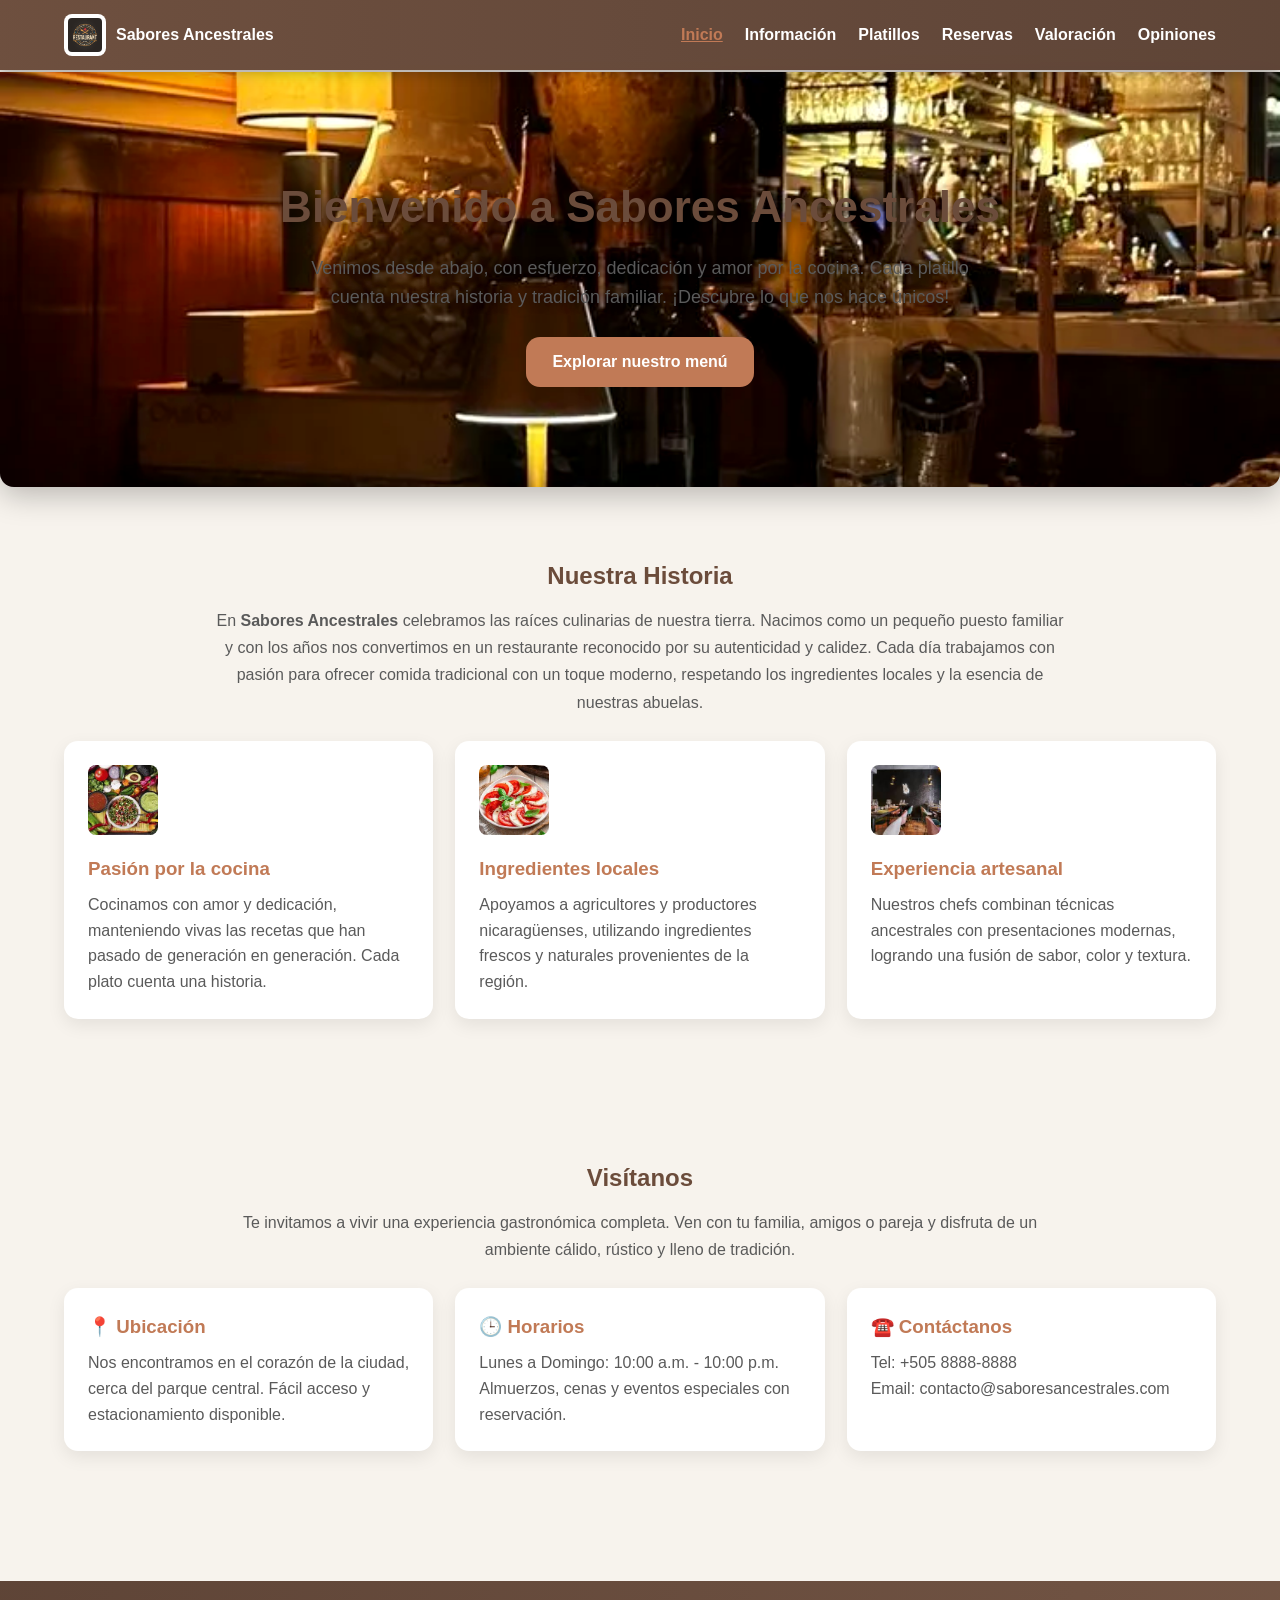
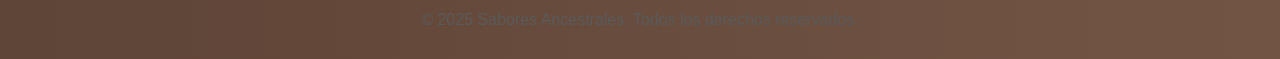
<file: index.html>
<!DOCTYPE html>
<html lang="es">
<head>
  <meta charset="UTF-8">
  <meta name="viewport" content="width=device-width, initial-scale=1.0">
  <title>Sabores Ancestrales | Inicio</title>
  <link rel="stylesheet" href="css/style.css">
</head>
<body>
  <header>
    <div class="container navbar">
      <div class="logo">
        <img src="imagenes/Logo.jpg" alt="Logo Sabores Ancestrales">
        <span>Sabores Ancestrales</span>
      </div>
      <button id="menu-toggle">☰</button>
      <ul id="nav-links" class="nav-links">
        <li><a href="index.html" class="active">Inicio</a></li>
        <li><a href="informacion.html">Información</a></li>
        <li><a href="menu.html">Platillos</a></li>
        <li><a href="reservas.html">Reservas</a></li>
        <li><a href="valoracion.html">Valoración</a></li>
        <li><a href="opiniones.html">Opiniones</a></li>
      </ul>
    </div>
  </header>

  <section class="hero">
    <img src="imagenes/revision de portada.webp" alt="Portada Sabores Ancestrales" class="hero-bg" loading="eager">
    <div class="hero-content">
      <h1>Bienvenido a Sabores Ancestrales</h1>
      <p>Venimos desde abajo, con esfuerzo, dedicación y amor por la cocina.  
         Cada platillo cuenta nuestra historia y tradición familiar.  
         ¡Descubre lo que nos hace únicos!</p>
      <a href="menu.html" class="btn">Explorar nuestro menú</a>
    </div>
  </section>

  <section>
    <div class="container">
      <h2>Nuestra Historia</h2>
      <p class="lead">
        En <strong>Sabores Ancestrales</strong> celebramos las raíces culinarias de nuestra tierra. Nacimos como un pequeño puesto familiar y con los años nos convertimos en un restaurante reconocido por su autenticidad y calidez.  
        Cada día trabajamos con pasión para ofrecer comida tradicional con un toque moderno, respetando los ingredientes locales y la esencia de nuestras abuelas.
      </p>

      <div class="features">
        <div class="card">
            <img src="imagenes/ancestrales.png" alt="Pasión por la cocina">
            <h3>Pasión por la cocina</h3>
            <p>Cocinamos con amor y dedicación, manteniendo vivas las recetas que han pasado de generación en generación. Cada plato cuenta una historia.</p>
          </div>
          <div class="card">
            <img src="imagenes/ensalada.jpg" alt="Ingredientes locales">
            <h3>Ingredientes locales</h3>
            <p>Apoyamos a agricultores y productores nicaragüenses, utilizando ingredientes frescos y naturales provenientes de la región.</p>
          </div>
          <div class="card">
            <img src="imagenes/images.png" alt="Experiencia artesanal">
            <h3>Experiencia artesanal</h3>
            <p>Nuestros chefs combinan técnicas ancestrales con presentaciones modernas, logrando una fusión de sabor, color y textura.</p>
          </div>
      </div>
    </div>
  </section>

  <section>
    <div class="container">
      <h2>Visítanos</h2>
      <p class="lead">Te invitamos a vivir una experiencia gastronómica completa. Ven con tu familia, amigos o pareja y disfruta de un ambiente cálido, rústico y lleno de tradición.</p>
      <div class="features">
        <div class="card">
          <h3>📍 Ubicación</h3>
          <p>Nos encontramos en el corazón de la ciudad, cerca del parque central. Fácil acceso y estacionamiento disponible.</p>
        </div>
        <div class="card">
          <h3>🕒 Horarios</h3>
          <p>Lunes a Domingo: 10:00 a.m. - 10:00 p.m.<br>  
             Almuerzos, cenas y eventos especiales con reservación.</p>
        </div>
        <div class="card">
          <h3>☎️ Contáctanos</h3>
          <p>Tel: +505 8888-8888<br>  
             Email: contacto@saboresancestrales.com</p>
        </div>
      </div>
    </div>
  </section>

  <footer>
    <p>&copy; 2025 Sabores Ancestrales. Todos los derechos reservados.</p>
  </footer>

  <script src="js/main.js"></script>
</body>
</html>
</file>
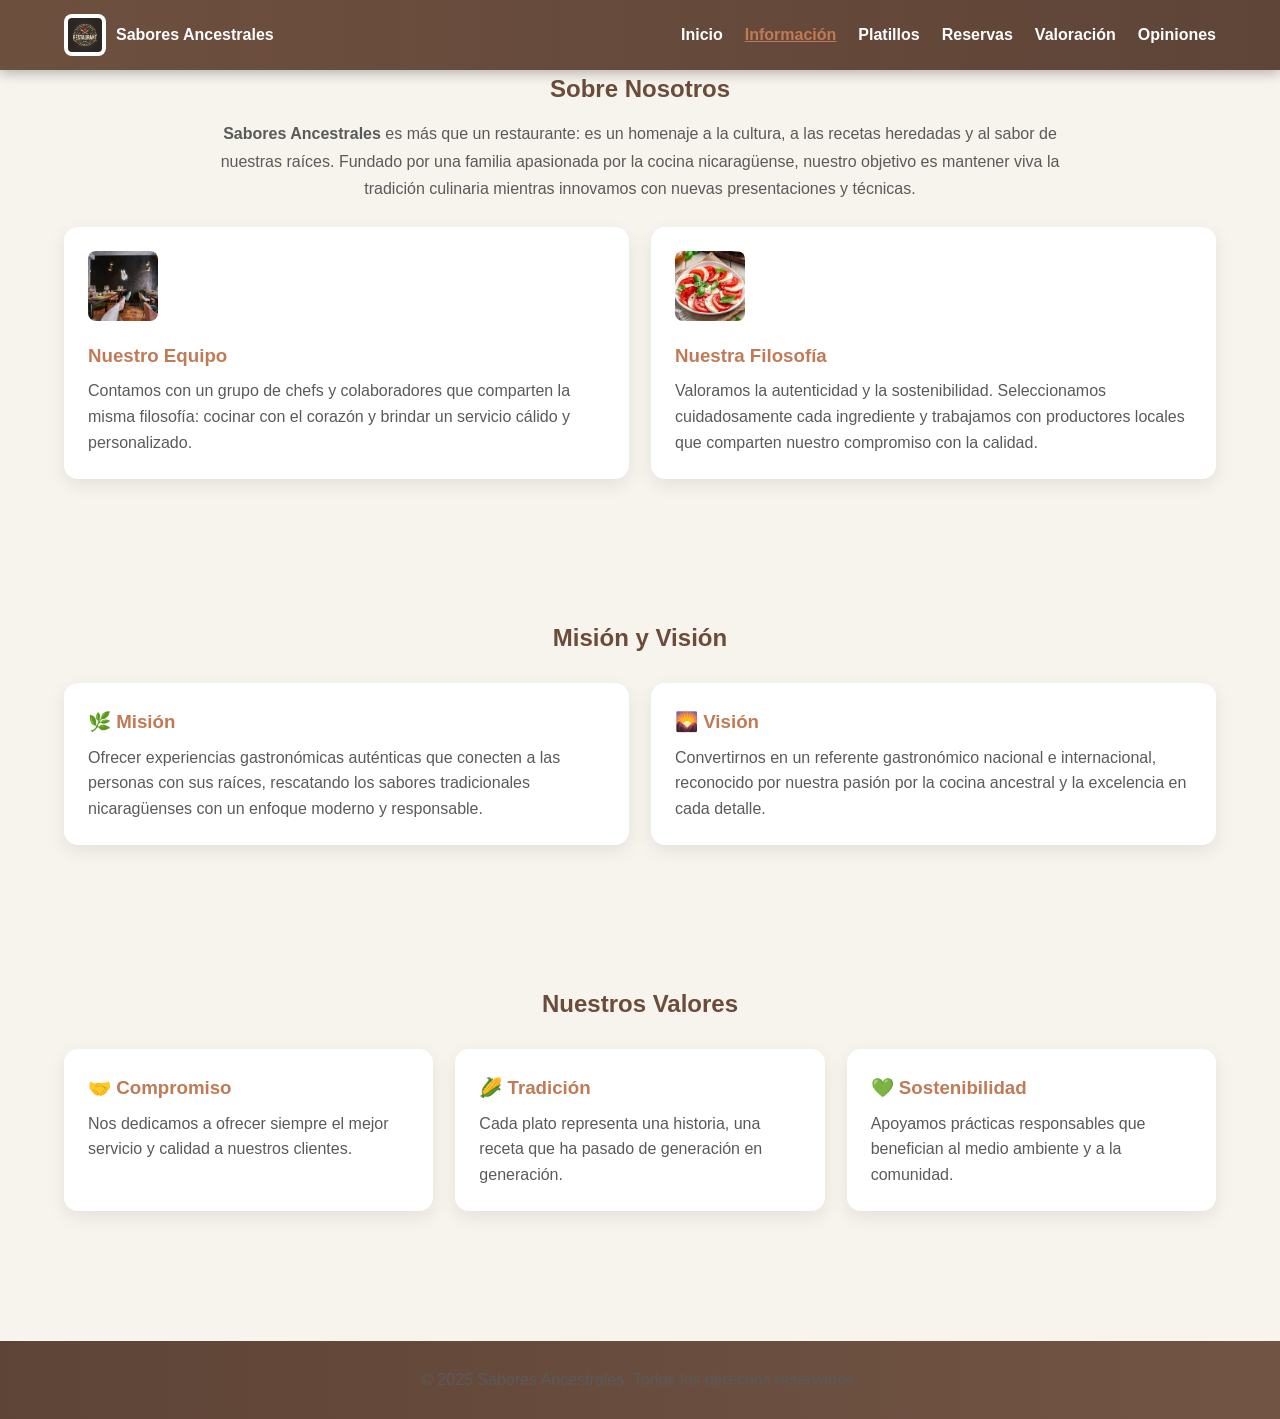
<file: informacion.html>
<!DOCTYPE html>
<html lang="es">
<head>
  <meta charset="UTF-8">
  <meta name="viewport" content="width=device-width, initial-scale=1.0">
  <title>Sabores Ancestrales | Información</title>
  <link rel="stylesheet" href="css/style.css">
</head>
<body>
  <header>
    <div class="container navbar">
      <div class="logo">
        <img src="imagenes/Logo.jpg" alt="Logo Sabores Ancestrales">
        <span>Sabores Ancestrales</span>
      </div>
      <button id="menu-toggle">☰</button>
      <ul id="nav-links" class="nav-links">
        <li><a href="index.html">Inicio</a></li>
        <li><a href="informacion.html" class="active">Información</a></li>
        <li><a href="menu.html">Platillos</a></li>
        <li><a href="reservas.html">Reservas</a></li>
        <li><a href="valoracion.html">Valoración</a></li>
        <li><a href="opiniones.html">Opiniones</a></li>
      </ul>
    </div>
  </header>

  <section>
    <div class="container">
      <h2>Sobre Nosotros</h2>
      <p class="lead">
        <strong>Sabores Ancestrales</strong> es más que un restaurante: es un homenaje a la cultura, a las recetas heredadas y al sabor de nuestras raíces.  
        Fundado por una familia apasionada por la cocina nicaragüense, nuestro objetivo es mantener viva la tradición culinaria mientras innovamos con nuevas presentaciones y técnicas.
      </p>
      <div class="features">
        <div class="card">
         <img src="imagenes/images.png" alt="Nuestro equipo">
          <h3>Nuestro Equipo</h3>
          <p>Contamos con un grupo de chefs y colaboradores que comparten la misma filosofía: cocinar con el corazón y brindar un servicio cálido y personalizado.</p>
        </div>
        <div class="card">
         <img src="imagenes/ensalada.jpg" alt="Nuestra filosofía">
          <h3>Nuestra Filosofía</h3>
          <p>Valoramos la autenticidad y la sostenibilidad. Seleccionamos cuidadosamente cada ingrediente y trabajamos con productores locales que comparten nuestro compromiso con la calidad.</p>
        </div>
      </div>
    </div>
  </section>

  <section>
    <div class="container">
      <h2>Misión y Visión</h2>
      <div class="features">
        <div class="card">
          <h3>🌿 Misión</h3>
          <p>Ofrecer experiencias gastronómicas auténticas que conecten a las personas con sus raíces, rescatando los sabores tradicionales nicaragüenses con un enfoque moderno y responsable.</p>
        </div>
        <div class="card">
          <h3>🌄 Visión</h3>
          <p>Convertirnos en un referente gastronómico nacional e internacional, reconocido por nuestra pasión por la cocina ancestral y la excelencia en cada detalle.</p>
        </div>
      </div>
    </div>
  </section>

  <section>
    <div class="container">
      <h2>Nuestros Valores</h2>
      <div class="features">
        <div class="card">
          <h3>🤝 Compromiso</h3>
          <p>Nos dedicamos a ofrecer siempre el mejor servicio y calidad a nuestros clientes.</p>
        </div>
        <div class="card">
          <h3>🌽 Tradición</h3>
          <p>Cada plato representa una historia, una receta que ha pasado de generación en generación.</p>
        </div>
        <div class="card">
          <h3>💚 Sostenibilidad</h3>
          <p>Apoyamos prácticas responsables que benefician al medio ambiente y a la comunidad.</p>
        </div>
      </div>
    </div>
  </section>

  <footer>
    <p>&copy; 2025 Sabores Ancestrales. Todos los derechos reservados.</p>
  </footer>

  <script src="js/main.js"></script>
</body>
</html>
</file>
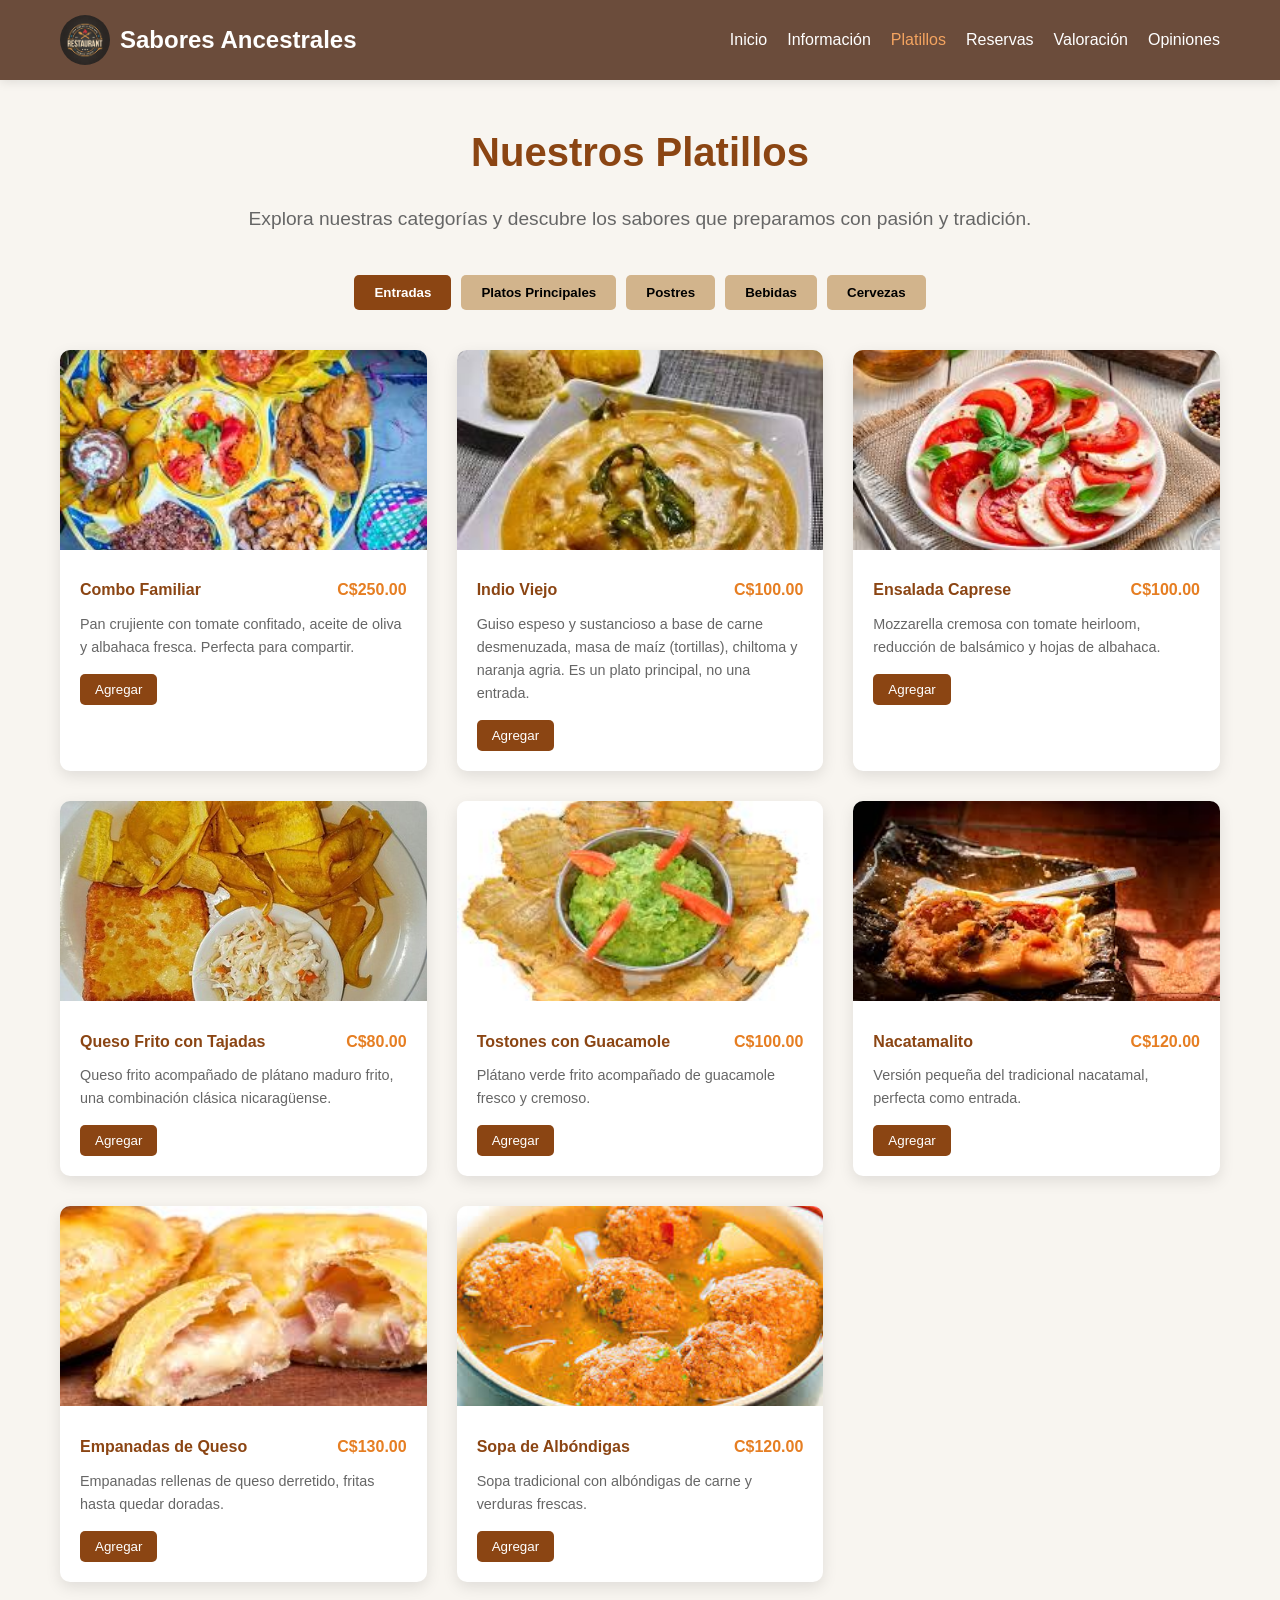
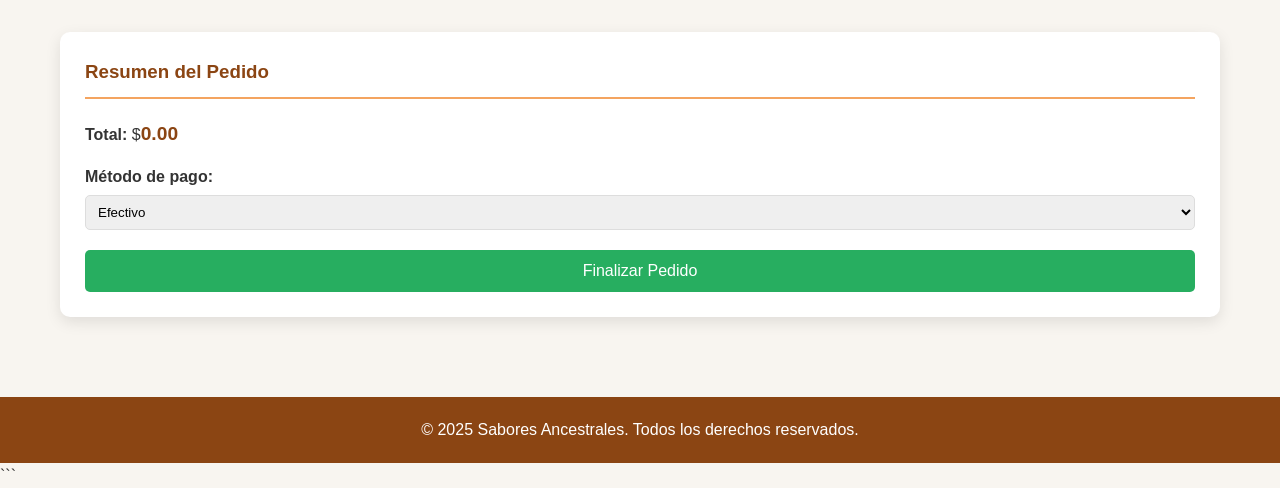
<file: menu.html>
<!DOCTYPE html>
<html lang="es">
<head>
  <meta charset="UTF-8">
  <meta name="viewport" content="width=device-width, initial-scale=1.0">
  <title>Sabores Ancestrales | Menú</title>
  <link rel="stylesheet" href="https://cdnjs.cloudflare.com/ajax/libs/font-awesome/6.4.0/css/all.min.css">
  <style>
    /* Estilos generales */
    * {
      margin: 0;
      padding: 0;
      box-sizing: border-box;
      font-family: 'Segoe UI', Tahoma, Geneva, Verdana, sans-serif;
    }
    
    body {
      background-color: #f8f5f0;
      color: #333;
      line-height: 1.6;
    }
    
    .container {
      max-width: 1200px;
      margin: 0 auto;
      padding: 0 20px;
    }
    
    /* Header */
    header {
      background-color: #6B4C3B;
      color: #fff;
      padding: 15px 0;
      box-shadow: 0 2px 10px rgba(0,0,0,0.1);
    }
    
    .navbar {
      display: flex;
      justify-content: space-between;
      align-items: center;
    }
    
    .logo {
      display: flex;
      align-items: center;
    }
    
    .logo img {
      width: 50px;
      height: 50px;
      border-radius: 50%;
      margin-right: 10px;
      object-fit: cover;
    }
    
    .logo span {
      font-size: 1.5rem;
      font-weight: bold;
    }
    
    .nav-links {
      display: flex;
      list-style: none;
    }
    
    .nav-links li {
      margin-left: 20px;
    }
    
    .nav-links a {
      color: #fff;
      text-decoration: none;
      transition: color 0.3s;
    }
    
    .nav-links a:hover, .nav-links a.active {
      color: #f4a460;
    }
    
    #menu-toggle {
      display: none;
      background: none;
      border: none;
      color: white;
      font-size: 1.5rem;
      cursor: pointer;
    }
    
    /* Sección principal */
    section {
      padding: 40px 0;
    }
    
    h2 {
      text-align: center;
      color: #8b4513;
      margin-bottom: 20px;
      font-size: 2.5rem;
    }
    
    .lead {
      text-align: center;
      font-size: 1.2rem;
      margin-bottom: 40px;
      color: #666;
    }
    
    /* Categorías del menú */
    .menu-categories {
      display: flex;
      justify-content: center;
      flex-wrap: wrap;
      gap: 10px;
      margin-bottom: 40px;
    }
    
    .category-btn {
      padding: 10px 20px;
      background-color: #d2b48c;
      border: none;
      border-radius: 5px;
      cursor: pointer;
      transition: all 0.3s;
      font-weight: bold;
    }
    
    .category-btn.active, .category-btn:hover {
      background-color: #8b4513;
      color: white;
    }
    
    /* Grid de elementos del menú */
    .menu-grid {
      display: grid;
      grid-template-columns: repeat(auto-fill, minmax(300px, 1fr));
      gap: 30px;
      margin-bottom: 50px;
    }
    
    .menu-item {
      background: white;
      border-radius: 10px;
      overflow: hidden;
      box-shadow: 0 5px 15px rgba(0,0,0,0.1);
      transition: transform 0.3s;
    }
    
    .menu-item:hover {
      transform: translateY(-5px);
    }
    
    .menu-item img {
      width: 100%;
      height: 200px;
      object-fit: cover;
    }
    
    .menu-item .content {
      padding: 20px;
    }
    
    .menu-item h4 {
      display: flex;
      justify-content: space-between;
      margin-bottom: 10px;
      color: #8b4513;
    }
    
    .menu-item .price {
      color: #e67e22;
      font-weight: bold;
    }
    
    .menu-item p {
      color: #666;
      margin-bottom: 15px;
      font-size: 0.9rem;
    }
    
    .add-btn {
      background-color: #8b4513;
      color: white;
      border: none;
      padding: 8px 15px;
      border-radius: 5px;
      cursor: pointer;
      transition: background-color 0.3s;
    }
    
    .add-btn:hover {
      background-color: #a0522d;
    }
    
    /* Sección de pedido */
    .pedido {
      background-color: white;
      border-radius: 10px;
      padding: 25px;
      box-shadow: 0 5px 15px rgba(0,0,0,0.1);
      margin-top: 40px;
    }
    
    .pedido h3 {
      color: #8b4513;
      margin-bottom: 20px;
      padding-bottom: 10px;
      border-bottom: 2px solid #f4a460;
    }
    
    #pedido-list {
      list-style: none;
      margin-bottom: 20px;
    }
    
    #pedido-list li {
      display: flex;
      justify-content: space-between;
      align-items: center;
      padding: 10px 0;
      border-bottom: 1px solid #eee;
    }
    
    .remove-btn {
      background-color: #e74c3c;
      color: white;
      border: none;
      padding: 5px 10px;
      border-radius: 3px;
      cursor: pointer;
      font-size: 0.8rem;
    }
    
    .remove-btn:hover {
      background-color: #c0392b;
    }
    
    #total {
      font-size: 1.2rem;
      color: #8b4513;
      font-weight: bold;
    }
    
    label {
      display: block;
      margin: 15px 0 5px;
      font-weight: bold;
    }
    
    select {
      width: 100%;
      padding: 8px;
      border-radius: 5px;
      border: 1px solid #ddd;
      margin-bottom: 20px;
    }
    
    .btn {
      background-color: #27ae60;
      color: white;
      border: none;
      padding: 12px 25px;
      border-radius: 5px;
      cursor: pointer;
      font-size: 1rem;
      transition: background-color 0.3s;
      display: block;
      width: 100%;
    }
    
    .btn:hover {
      background-color: #219955;
    }
    
    .ticket {
      margin-top: 20px;
      padding: 20px;
      background-color: #f9f9f9;
      border-radius: 5px;
      border-left: 4px solid #27ae60;
    }
    
    .ticket h4 {
      color: #27ae60;
      margin-bottom: 10px;
    }
    
    /* Footer */
    footer {
      background-color: #8b4513;
      color: white;
      text-align: center;
      padding: 20px 0;
      margin-top: 40px;
    }
    
    /* Responsive */
    @media (max-width: 768px) {
      #menu-toggle {
        display: block;
      }
      
      .nav-links {
        display: none;
        flex-direction: column;
        position: absolute;
        top: 80px;
        left: 0;
        width: 100%;
        background-color: #8b4513;
        padding: 20px;
      }
      
      .nav-links.active {
        display: flex;
      }
      
      .nav-links li {
        margin: 10px 0;
      }
      
      .menu-grid {
        grid-template-columns: 1fr;
      }
    }
  </style>
</head>
<body>
  <header>
    <div class="container navbar">
      <div class="logo">
        <img src="imagenes/Logo.jpg" alt="Logo Sabores Ancestrales">
        <span>Sabores Ancestrales</span>
      </div>
      <button id="menu-toggle">☰</button>
      <ul id="nav-links" class="nav-links">
        <li><a href="index.html">Inicio</a></li>
        <li><a href="informacion.html">Información</a></li>
        <li><a href="menu.html" class="active">Platillos</a></li>
        <li><a href="reservas.html">Reservas</a></li>
        <li><a href="valoracion.html">Valoración</a></li>
        <li><a href="opiniones.html">Opiniones</a></li>
      </ul>
    </div>
  </header>

  <section>
    <div class="container">
      <h2>Nuestros Platillos</h2>
      <p class="lead">Explora nuestras categorías y descubre los sabores que preparamos con pasión y tradición.</p>

      <div class="menu-categories">
        <button class="category-btn active" data-category="entradas">Entradas</button>
        <button class="category-btn" data-category="platos">Platos Principales</button>
        <button class="category-btn" data-category="postres">Postres</button>
        <button class="category-btn" data-category="bebidas">Bebidas</button>
        <button class="category-btn" data-category="cervezas">Cervezas</button>
      </div>

      <div class="menu-grid" id="menu-items"></div>

      <div class="pedido" id="pedido">
        <h3>Resumen del Pedido</h3>
        <ul id="pedido-list"></ul>
        <p><strong>Total:</strong> $<span id="total">0.00</span></p>

        <label for="pago">Método de pago:</label>
        <select id="pago">
          <option value="efectivo">Efectivo</option>
          <option value="tarjeta">Tarjeta</option>
        </select>

        <button class="btn" id="finalizar">Finalizar Pedido</button>

        <div class="ticket" id="ticket" style="display:none;"></div>
      </div>
    </div>
  </section>

  <footer>
    <p>&copy; 2025 Sabores Ancestrales. Todos los derechos reservados.</p>
  </footer>

  <script>
    const categoryButtons = document.querySelectorAll('.category-btn');
    const menuItemsContainer = document.getElementById('menu-items');
    const pedidoList = document.getElementById('pedido-list');
    const totalEl = document.getElementById('total');
    const ticketEl = document.getElementById('ticket');
    const menuToggle = document.getElementById('menu-toggle');
    const navLinks = document.getElementById('nav-links');

    let total = 0;
    const pedido = [];

    // Menú actualizado con nombres y descripciones locales proporcionadas
    const menuData = {
      'entradas': [
        { name: 'Combo Familiar', description: 'Pan crujiente con tomate confitado, aceite de oliva y albahaca fresca. Perfecta para compartir.', price: 250.00, currency: 'C$', image: 'imagenes/entrada-1.jpg' },
        { name: 'Indio Viejo', description: 'Guiso espeso y sustancioso a base de carne desmenuzada, masa de maíz (tortillas), chiltoma y naranja agria. Es un plato principal, no una entrada.', price: 100.00, currency: 'C$', image: 'imagenes/entrada-2.jpg' },
        { name: 'Ensalada Caprese', description: 'Mozzarella cremosa con tomate heirloom, reducción de balsámico y hojas de albahaca.', price: 100.00, currency: 'C$', image: 'imagenes/entrada3.png' },
        { name: 'Queso Frito con Tajadas', description: 'Queso frito acompañado de plátano maduro frito, una combinación clásica nicaragüense.', price: 80.00, currency: 'C$', image: 'imagenes/queso-frito-con-tajadas.png' },
        { name: 'Tostones con Guacamole', description: 'Plátano verde frito acompañado de guacamole fresco y cremoso.', price: 100.00, currency: 'C$', image: 'imagenes/Tostones con Guacamole.png' },
        { name: 'Nacatamalito', description: 'Versión pequeña del tradicional nacatamal, perfecta como entrada.', price: 120.00, currency: 'C$', image: 'imagenes/Nacatamalito.png' },
        { name: 'Empanadas de Queso', description: 'Empanadas rellenas de queso derretido, fritas hasta quedar doradas.', price: 130.00, currency: 'C$', image: 'imagenes/Empanadas de Queso.png' },
        { name: 'Sopa de Albóndigas', description: 'Sopa tradicional con albóndigas de carne y verduras frescas.', price: 120.00, currency: 'C$', image: 'imagenes/Sopa de Albóndigas.png' }
      ],
      'platos': [
        { name: 'Risotto de Champiñones', description: 'Arroz cremoso cocido a fuego lento con setas silvestres y parmesano rallado.', price: 90.00, currency: 'C$', image: 'imagenes/risotto-de-champinones.png' },
        { name: 'Salmón a la Parrilla', description: 'Salmón sellado con corte perfecto, acompañado de verduras asadas y reducción cítrica.', price: 95.00, currency: 'C$', image: 'imagenes/salmon-a-la-parrilla.png' },
        { name: 'Pasta Carbonara', description: 'Pasta al dente con salsa cremosa de huevo, pancetta crocante y un toque de pimienta negra.', price: 105.00, currency: 'C$', image: 'imagenes/pasta-carbonara.png' },
        { name: 'Gallo Pinto', description: 'Frijoles y arroz revueltos y sazonados, servidos con plátano maduro frito (tajadas), queso frito y huevo frito.', price: 105.00, currency: 'C$', image: 'imagenes/3.jpg' },
        { name: 'Nacatamal', description: 'Tamal tradicional nicaragüense relleno de carne de cerdo, arroz, papas y verduras, envuelto en hojas de plátano.', price: 135.00, currency: 'C$', image: 'imagenes/Nacatama.png' },
        { name: 'Vigorón', description: 'Plato típico de Granada: yuca cocida con chicharrón y ensalada de repollo.', price: 100.00, currency: 'C$', image: 'imagenes/Vigorón.png' },
        { name: 'Carne Asada', description: 'Corte de res a la parrilla acompañado de gallo pinto, plátano maduro y ensalada.', price: 122.00, currency: 'C$', image: 'imagenes/arne Asada.png' },
        { name: 'Pescado a la Tipitapa', description: 'Pescado entero frito acompañado de cebolla, chiltoma y tomate en salsa.', price: 111.00, currency: 'C$', image: 'imagenes/Pescado a la Tipitapa.png' }
      ],
      'postres': [
        { name: 'Buñuelos', description: 'Bolitas fritas hechas a base de yuca o harina de maíz, bañadas en una miel de azúcar o panela.', price: 70.00, currency: 'C$', image: 'imagenes/postre-1.jpg' },
        { name: 'Raspados y Viejitas', description: 'Variedad de dulces tradicionales. El dulce rosado y oscuro (raspados de coco) son caramelos crujientes y los de en medio son Viejitas (galletas de almidón).', price: 80.00, currency: 'C$', image: 'imagenes/postre-2.jpg' },
        { name: 'Cajeta de Leche', description: 'Dulce espeso y cremoso, similar al dulce de leche, hecho a base de leche, azúcar y especias, cocinado hasta alcanzar una consistencia untuosa.', price: 80.00, currency: 'C$', image: 'imagenes/postre-3.jpg' },
        { name: 'Tres Leches', description: 'Pastel esponjoso bañado en una mezcla de tres leches y cubierto con merengue.', price: 80.00, currency: 'C$', image: 'imagenes/Tres Leches.png' },
        { name: 'Leche Poleada', description: 'Postre cremoso a base de leche, canela y azúcar, similar a un pudín ligero.', price: 75.00, currency: 'C$', image: 'imagenes/Leche Poleada.png' },
        { name: 'Arroz con Leche', description: 'Arroz cocido en leche con canela y pasas, servido frío.', price: 90.00, currency: 'C$', image: 'imagenes/Arroz con Leche.png' },
        { name: 'Pio Quinto', description: 'Pastel de ron con natilla, típico de Nicaragua.', price: 60.00, currency: 'C$', image: 'imagenes/Pio Quinto.png' },
        { name: 'Atolillo', description: 'Bebida espesa y dulce a base de maíz, leche y especias, servida caliente.', price: 60.00, currency: 'C$', image: 'imagenes/Atolillo.png' }
      ],
      'bebidas': [
        { name: 'Vino Tinto de la Casa', description: 'Copa de nuestro tinto seleccionado por el sommelier.', price: 200.00, currency: 'C$', image: 'imagenes/vino-tinto-de-la-casa.png' },
        { name: 'Cóctel Margarita', description: 'Mezcla clásica de tequila, triple sec y jugo de limón con sal en el borde.', price: 120.00, currency: 'C$', image: 'imagenes/limon.png' },
        { name: 'Café Espresso', description: 'Café espresso italiano, corto e intenso, servido en taza pequeña.', price: 144.00, currency: 'C$', image: 'imagenes/cafe-espresso-italiano.png' },
        { name: 'Jugo de Tamarindo', description: 'Refrescante jugo natural de tamarindo, dulce y ligeramente ácido.', price: 120.00, currency: 'C$', image: 'imagenes/Jugo de Tamarindo.png' },
        { name: 'Cacao Caliente', description: 'Bebida caliente de cacao puro, espesa y aromática.', price: 140.00, currency: 'C$', image: 'imagenes/Cacao Caliente.png' },
        { name: 'Limonada con Menta', description: 'Limonada refrescante con hojas de menta y un toque de dulce.', price: 110.00, currency: 'C$', image: 'imagenes/Limonada con Menta.png' },
        { name: 'Batido de Guanábana', description: 'Batido cremoso de guanábana, dulce y refrescante.', price: 160.00, currency: 'C$', image: 'imagenes/Batido de Guanábana.png' },
        { name: 'Té de Jamaica', description: 'Infusión de flor de jamaica, refrescante y ligeramente ácida.', price: 100.00, currency: 'C$', image: 'imagenes/Té de Jamaica.png' }
      ],
      'cervezas': [
        { name: 'Toña', description: 'Cerveza lager nicaragüense, suave y refrescante, la más popular del país.', price: 120.00, currency: 'C$', image: 'imagenes/Toña.png' },
        { name: 'Victoria', description: 'Cerveza lager con más cuerpo que Toña, con un sabor más marcado y amargo.', price: 130.00, currency: 'C$', image: 'imagenes/victoria.png' },
        { name: 'Premium', description: 'Cerveza lager premium de Nicaragua, con un sabor equilibrado y suave.', price: 140.00, currency: 'C$', image: 'imagenes/Premium.png' },
        { name: 'Brahva', description: 'Cerveza lager ligera y refrescante, ideal para climas cálidos.', price: 125.00, currency: 'C$', image: 'imagenes/Brahva.png' },
        { name: 'Flor de Caña Ron & Cola', description: 'Refresco preparado con el famoso ron Flor de Caña y cola.', price: 150.00, currency: 'C$', image: 'imagenes/flor de Caña Ron & Cola.png' },
        { name: 'Victoria Frost', description: 'Cerveza Victoria con un toque de limón, refrescante y cítrica.', price: 135.00, currency: 'C$', image: 'imagenes/Toña Light.png' },
        { name: 'Cerveza Artesanal Nica', description: 'Cerveza artesanal nicaragüense, con sabores únicos y cuerpo completo.', price: 180.00, currency: 'C$', image: 'imagenes/Cerveza Artesanal Nica.png' }
      ]
    };

    function loadMenuItems(category) {
      menuItemsContainer.innerHTML = '';
      if (!menuData[category] || !Array.isArray(menuData[category])) {
        console.warn('Categoría no encontrada:', category);
        return;
      }
      menuData[category].forEach(item => {
        // Seguridad: asegurar que price sea número
        item.price = Number(item.price) || 0;
        const div = document.createElement('div');
        div.className = 'menu-item';
        const priceDisplay = item.currency ? `${item.currency}${item.price.toFixed(2)}` : `$${item.price.toFixed(2)}`;
        // Añadir fallback visual si la imagen no carga
        const imgSrc = item.image || 'imagenes/descarga.png';
        div.innerHTML = `
          <img src="${imgSrc}" alt="${item.name}" loading="lazy" onerror="this.onerror=null;this.src='imagenes/descarga.png'">
          <div class="content">
            <h4>${item.name} <span class="price">${priceDisplay}</span></h4>
            <p>${item.description}</p>
            <button class="add-btn">Agregar</button>
          </div>
        `;
        div.querySelector('.add-btn').addEventListener('click', () => agregarAlPedido(item));
        menuItemsContainer.appendChild(div);
      });
    }

    function agregarAlPedido(item) {
      pedido.push(item);
      total += item.price;
      actualizarPedido();
    }

    function eliminarDelPedido(index) {
      if (index >= 0 && index < pedido.length) {
        total -= pedido[index].price;
        pedido.splice(index, 1);
        actualizarPedido();
      }
    }

    function actualizarPedido() {
      pedidoList.innerHTML = '';
      pedido.forEach((p, index) => {
        const li = document.createElement('li');
        const currency = p.currency ? p.currency : 'C$';
        li.innerHTML = `
          <span>${p.name} - ${currency}${p.price.toFixed(2)}</span>
          <button class="remove-btn" data-index="${index}">Eliminar</button>
        `;
        pedidoList.appendChild(li);
      });
      
      // Agregar eventos a los botones de eliminar
      document.querySelectorAll('.remove-btn').forEach(btn => {
        btn.addEventListener('click', (e) => {
          const index = parseInt(e.target.getAttribute('data-index'));
          eliminarDelPedido(index);
        });
      });
      
      // Mostrar la moneda usando el currency del primer item del pedido si existe
      const displayCurrency = pedido.length > 0 && pedido[0].currency ? pedido[0].currency : 'C$';
      // Si el pedido está vacío, mostrar C$0.00
      totalEl.textContent = `${displayCurrency}${(pedido.length > 0 ? total : 0).toFixed(2)}`;
    }

    document.getElementById('finalizar').addEventListener('click', () => {
      if (pedido.length === 0) {
        alert('Agrega al menos un producto al pedido.');
        return;
      }

      const pago = document.getElementById('pago').value;
      const id = Math.floor(Math.random() * 1000000);
      const pedidoTexto = pedido.map(p => `${p.name} - $${p.price.toFixed(2)}`).join(', ');

    // Guardar pedido en la base de datos vía PHP
      fetch("php/guardar_pedido.php", {
        method: "POST",
        headers: { "Content-Type": "application/x-www-form-urlencoded" },
        body: `pedido=${encodeURIComponent(pedidoTexto)}&total=${total.toFixed(2)}&pago=${pago}`
      })
      .then(res => res.text())
      .then(data => {
        alert(data);
      });

      // Mostrar ticket
      ticketEl.style.display = 'block';
      const displayCurrency = pedido.length > 0 && pedido[0].currency ? pedido[0].currency : 'C$';
      ticketEl.innerHTML = `
        <h4>✅ Pedido confirmado</h4>
        <p><strong>ID Pedido:</strong> ${id}</p>
        <ul>${pedido.map(p => `<li>${p.name} - ${p.currency ? p.currency : 'C$'}${p.price.toFixed(2)}</li>`).join('')}</ul>
        <p><strong>Total:</strong> ${displayCurrency}${total.toFixed(2)}</p>
        <p><strong>Método de pago:</strong> ${pago}</p>
        <p>¡Gracias por tu compra en <strong>Sabores Ancestrales</strong>!</p>
      `;

      pedido.length = 0;
      total = 0;
      actualizarPedido();
    });

    categoryButtons.forEach(btn => {
      btn.addEventListener('click', () => {
        categoryButtons.forEach(b => b.classList.remove('active'));
        btn.classList.add('active');
        loadMenuItems(btn.dataset.category);
      });
    });

    // Menú móvil
    menuToggle.addEventListener('click', () => {
      navLinks.classList.toggle('active');
    });

    // Cargar la categoría inicial
    loadMenuItems('entradas');
  </script>
</body>
</html>
```
</file>
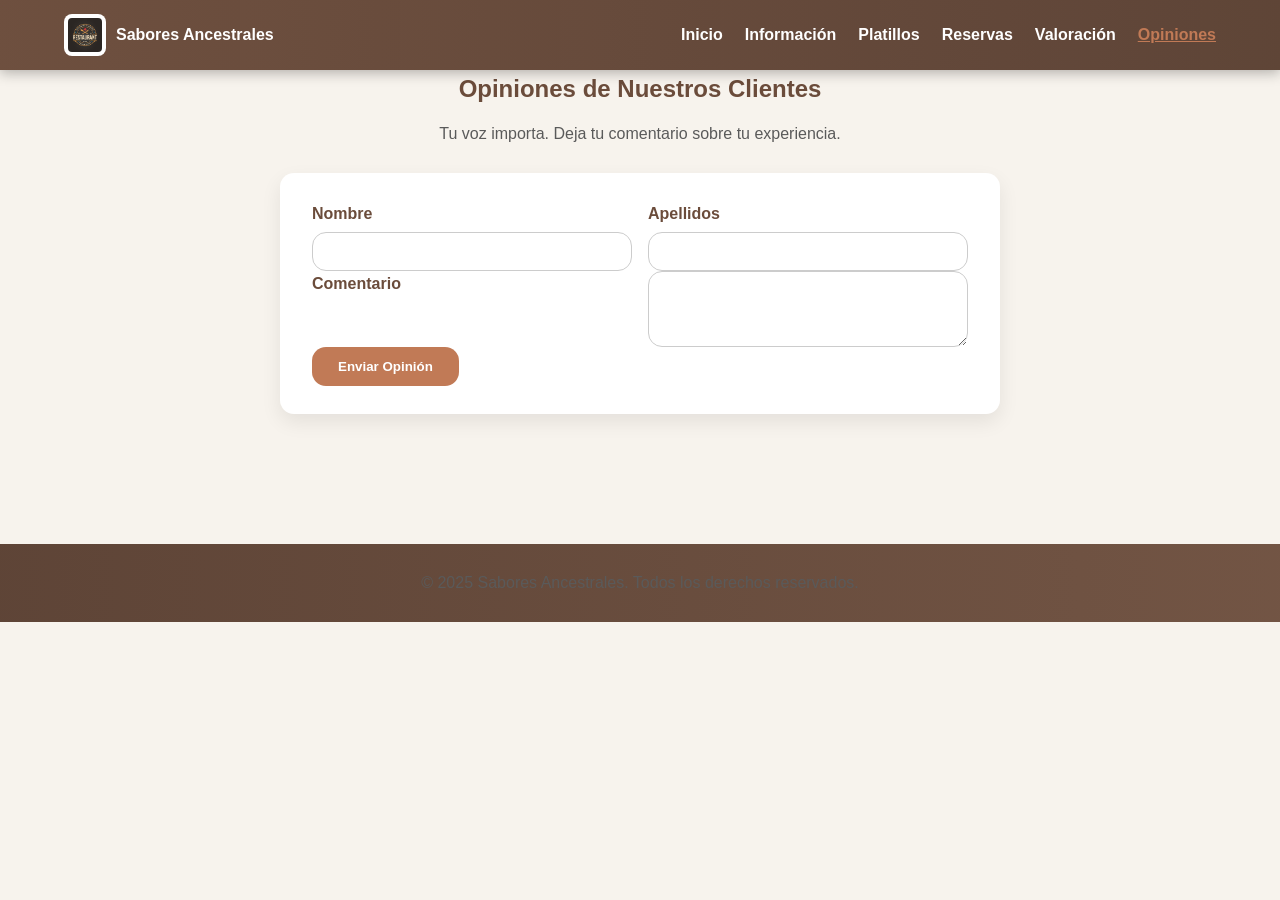
<file: opiniones.html>
<!DOCTYPE html>
<html lang="es">
<head>
  <meta charset="UTF-8">
  <meta name="viewport" content="width=device-width, initial-scale=1.0">
  <title>Sabores Ancestrales | Opiniones</title>
  <link rel="stylesheet" href="css/style.css">
</head>
<body>
  <header>
    <div class="container navbar">
      <div class="logo">
        <img src="imagenes/Logo.jpg" alt="Logo Sabores Ancestrales">
        <span>Sabores Ancestrales</span>
      </div>
      <button id="menu-toggle">☰</button>
      <ul id="nav-links" class="nav-links">
        <li><a href="index.html">Inicio</a></li>
        <li><a href="informacion.html">Información</a></li>
        <li><a href="menu.html">Platillos</a></li>
        <li><a href="reservas.html">Reservas</a></li>
        <li><a href="valoracion.html">Valoración</a></li>
        <li><a href="opiniones.html" class="active">Opiniones</a></li>
      </ul>
    </div>
  </header>

  <section>
    <div class="container">
      <h2>Opiniones de Nuestros Clientes</h2>
      <p class="lead">Tu voz importa. Deja tu comentario sobre tu experiencia.</p>

      <!-- ✅ FORMULARIO MODIFICADO PARA PHP -->
      <form action="php/guardar_opinion.php" method="POST" class="form-card">
        <div class="form-row">
          <div>
            <label for="nombre">Nombre</label>
            <input type="text" name="nombre" id="nombre" required>
          </div>
          <div>
            <label for="apellido">Apellidos</label>
            <input type="text" name="apellido" id="apellido" required>
          </div>
        </div>
        <div class="form-row full">
          <label for="comentario">Comentario</label>
          <textarea name="comentario" id="comentario" rows="3" required></textarea>
        </div>
        <button type="submit" class="btn">Enviar Opinión</button>
      </form>
    </div>
  </section>

  <footer>
    <p>&copy; 2025 Sabores Ancestrales. Todos los derechos reservados.</p>
  </footer>

  <script src="js/main.js"></script>
</body>
</html>
</file>
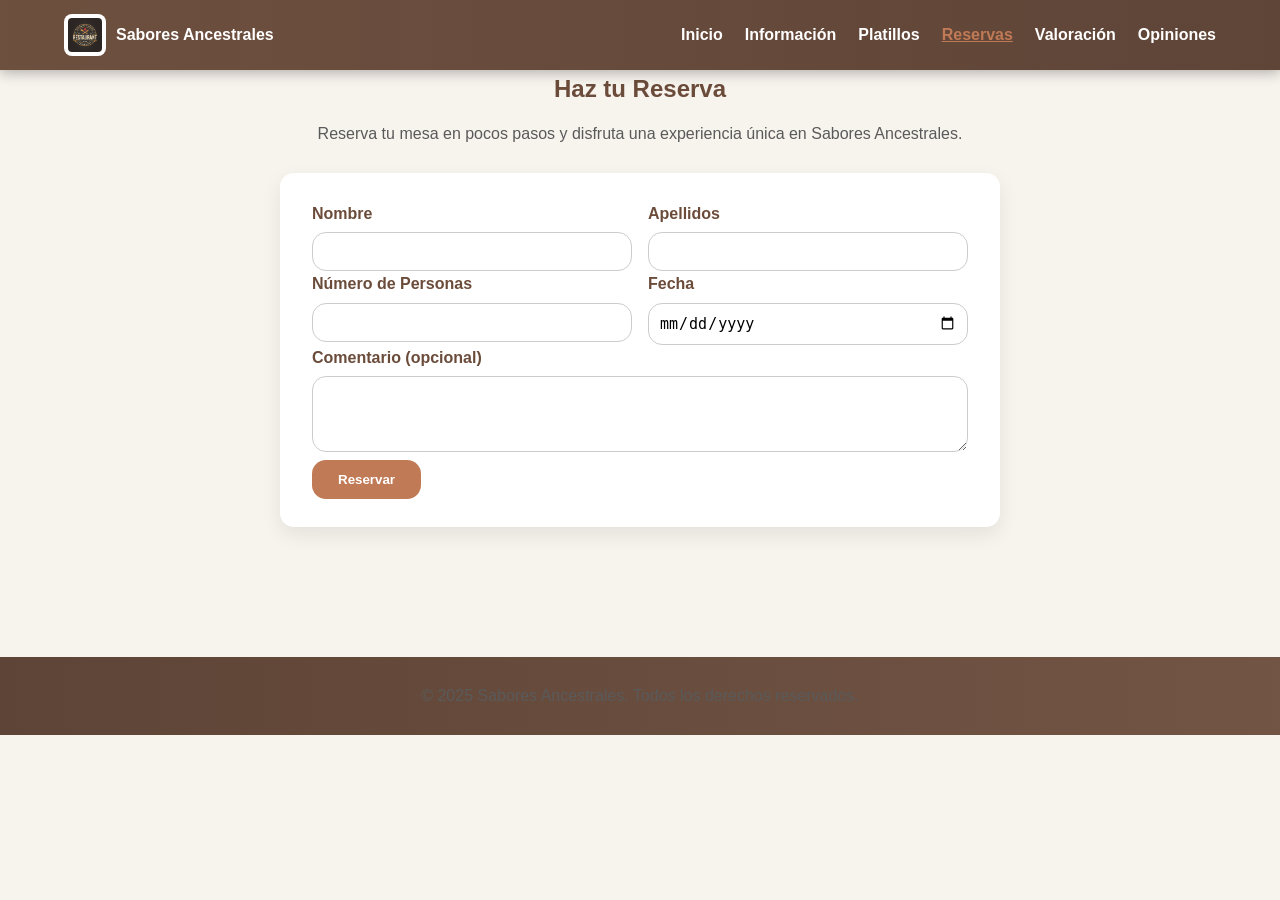
<file: reservas.html>
<!DOCTYPE html>
<html lang="es">
<head>
  <meta charset="UTF-8">
  <meta name="viewport" content="width=device-width, initial-scale=1.0">
  <title>Sabores Ancestrales | Reservas</title>
  <link rel="stylesheet" href="css/style.css">
</head>
<body>
  <header>
    <div class="container navbar">
      <div class="logo">
        <img src="imagenes/Logo.jpg" alt="Logo Sabores Ancestrales">
        <span>Sabores Ancestrales</span>
      </div>
      <button id="menu-toggle">☰</button>
      <ul id="nav-links" class="nav-links">
        <li><a href="index.html">Inicio</a></li>
        <li><a href="informacion.html">Información</a></li>
        <li><a href="menu.html">Platillos</a></li>
        <li><a href="reservas.html" class="active">Reservas</a></li>
        <li><a href="valoracion.html">Valoración</a></li>
        <li><a href="opiniones.html">Opiniones</a></li>
      </ul>
    </div>
  </header>

  <section>
    <div class="container">
      <h2>Haz tu Reserva</h2>
      <p class="lead">Reserva tu mesa en pocos pasos y disfruta una experiencia única en Sabores Ancestrales.</p>

      <!-- ✅ FORMULARIO MODIFICADO PARA ENVIAR A PHP -->
      <form action="php/guardar_reserva.php" method="POST" class="form-card">
        <div class="form-row">
          <div>
            <label for="nombre">Nombre</label>
            <input type="text" name="nombre" id="nombre" required>
          </div>
          <div>
            <label for="apellido">Apellidos</label>
            <input type="text" name="apellido" id="apellido" required>
          </div>
        </div>
        <div class="form-row">
          <div>
            <label for="personas">Número de Personas</label>
            <input type="number" name="personas" id="personas" min="1" required>
          </div>
          <div>
            <label for="fecha">Fecha</label>
            <input type="date" name="fecha" id="fecha" required>
          </div>
        </div>
        <div class="form-row">
          <div class="full">
            <label for="mensaje">Comentario (opcional)</label>
            <textarea name="mensaje" id="mensaje" rows="3"></textarea>
          </div>
        </div>
        <button type="submit" class="btn">Reservar</button>
      </form>

      <div id="confirmacion" class="ticket" style="display:none;">
        <h4>✅ Reserva Confirmada</h4>
        <p id="resumen"></p>
      </div>
    </div>
  </section>

  <footer>
    <p>&copy; 2025 Sabores Ancestrales. Todos los derechos reservados.</p>
  </footer>

  <script src="js/main.js"></script>
</body>
</html>
</file>
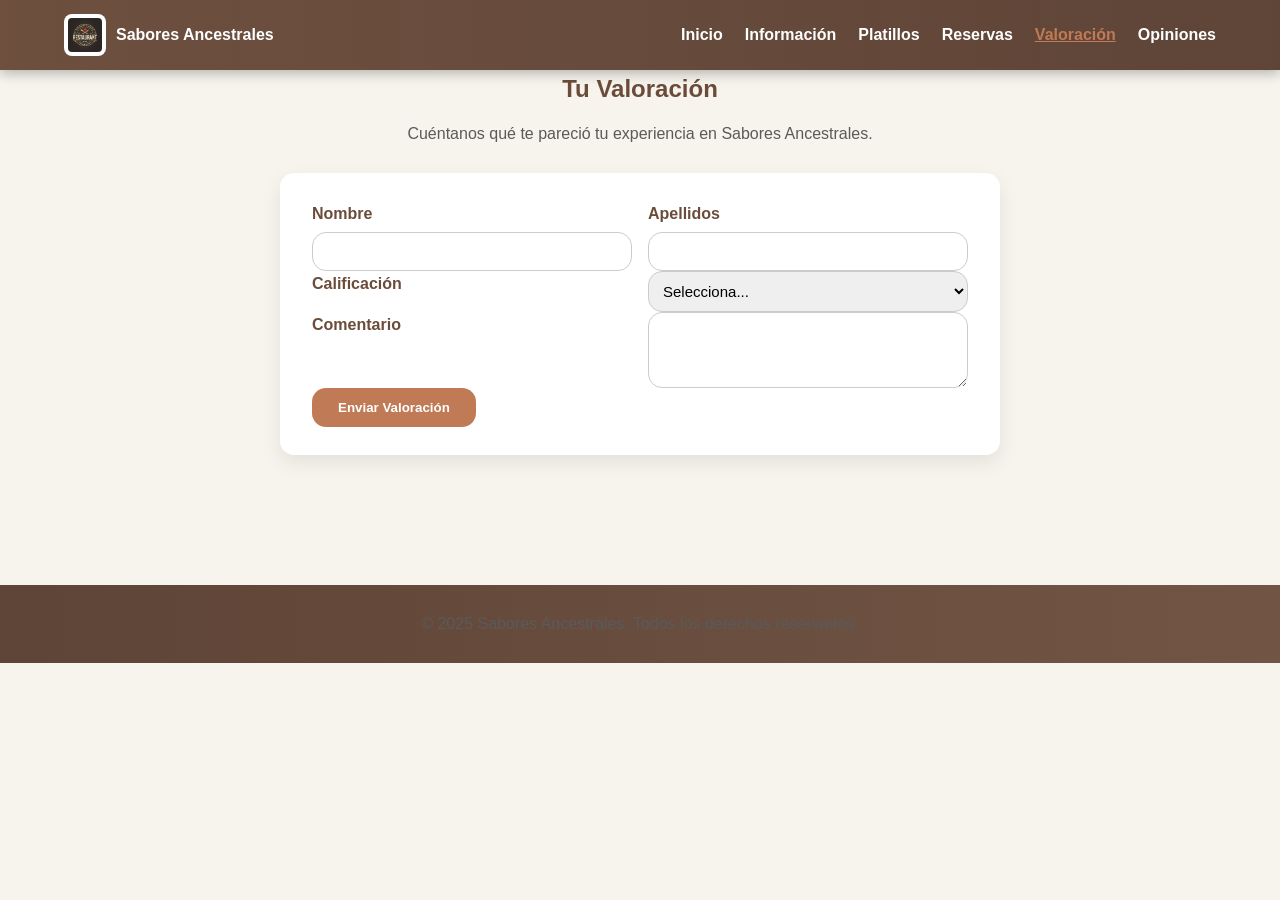
<file: valoracion.html>
<!DOCTYPE html>
<html lang="es">
<head>
  <meta charset="UTF-8">
  <meta name="viewport" content="width=device-width, initial-scale=1.0">
  <title>Sabores Ancestrales | Valoración</title>
  <link rel="stylesheet" href="css/style.css">
</head>
<body>
  <header>
    <div class="container navbar">
      <div class="logo">
        <img src="imagenes/Logo.jpg" alt="Logo Sabores Ancestrales">
        <span>Sabores Ancestrales</span>
      </div>
      <button id="menu-toggle">☰</button>
      <ul id="nav-links" class="nav-links">
        <li><a href="index.html">Inicio</a></li>
        <li><a href="informacion.html">Información</a></li>
        <li><a href="menu.html">Platillos</a></li>
        <li><a href="reservas.html">Reservas</a></li>
        <li><a href="valoracion.html" class="active">Valoración</a></li>
        <li><a href="opiniones.html">Opiniones</a></li>
      </ul>
    </div>
  </header>

  <section>
    <div class="container">
      <h2>Tu Valoración</h2>
      <p class="lead">Cuéntanos qué te pareció tu experiencia en Sabores Ancestrales.</p>

      <!-- ✅ FORMULARIO CON PHP -->
      <form action="php/guardar_valoracion.php" method="POST" class="form-card">
        <div class="form-row">
          <div>
            <label for="nombre">Nombre</label>
            <input type="text" name="nombre" id="nombre" required>
          </div>
          <div>
            <label for="apellido">Apellidos</label>
            <input type="text" name="apellido" id="apellido" required>
          </div>
        </div>

        <div class="form-row full">
          <label for="estrellas">Calificación</label>
          <select name="estrellas" id="estrellas" required>
            <option value="">Selecciona...</option>
            <option value="1">⭐</option>
            <option value="2">⭐⭐</option>
            <option value="3">⭐⭐⭐</option>
            <option value="4">⭐⭐⭐⭐</option>
            <option value="5">⭐⭐⭐⭐⭐</option>
          </select>
        </div>

        <div class="form-row full">
          <label for="comentario">Comentario</label>
          <textarea name="comentario" id="comentario" rows="3" required></textarea>
        </div>

        <button type="submit" class="btn">Enviar Valoración</button>
      </form>
    </div>
  </section>

  <footer>
    <p>&copy; 2025 Sabores Ancestrales. Todos los derechos reservados.</p>
  </footer>

  <script src="js/main.js"></script>
</body>
</html>
</file>
<file: css/style.css>
:root{
  --bg:#F7F3ED;
  --card:#FFFFFF;
  --wood:#6B4C3B;
  --olive:#9EB384;
  --accent:#C17A56;
  --muted:#5a5a5a;
  --shadow:rgba(0,0,0,0.08);
  --maxw:1200px;
  --radius:14px;
  --transition:all .25s ease-in-out;
  font-family:"Segoe UI", Roboto, Arial, sans-serif;
}

/* Reset / base */
*{box-sizing:border-box;margin:0;padding:0}
html,body{height:100%}
body{
  background:var(--bg);
  color:#222;
  -webkit-font-smoothing:antialiased;
  line-height:1.6;
}
.container{width:90%;max-width:var(--maxw);margin:0 auto}
h1,h2,h3,h4{color:var(--wood);margin-bottom:.5em}
p{color:var(--muted)}

/* Header / Nav */
header{
  background:linear-gradient(90deg, rgba(107,76,59,0.98), rgba(86,59,45,0.95));
  color:#fff;
  position:fixed;top:0;left:0;right:0;z-index:1000;
  box-shadow:0 3px 12px #1716164d;
}
.navbar{display:flex;align-items:center;justify-content:space-between;padding:14px 0}
.logo{display:flex;align-items:center;gap:10px;font-weight:700;color:#fff}
.logo img{width:42px;height:42px;border-radius:8px;object-fit:cover;background:#fff;padding:4px}
.nav-links{display:flex;gap:22px;list-style:none}
.nav-links a{color:white;text-decoration:none;font-weight:600;transition:var(--transition)}
.nav-links a:hover{color:var(--olive)}
.nav-links a.active{color:var(--accent);text-decoration:underline}
#menu-toggle{display:none;background:none;border:none;color:white;font-size:26px;cursor:pointer}

/* Hero / portada */
.hero{
  margin-top:72px;
  padding:0; /* padding será controlado por hero-content */
  text-align:center;
  color:white;
  border-radius:0 0 var(--radius) var(--radius);
  box-shadow:0 8px 30px rgba(0,0,0,0.25);
  overflow:hidden;
  position:relative;
  min-height:300px;
}
/* Imagen de fondo dentro del hero para mejor control de object-fit y filtros */
.hero .hero-bg{
  position:absolute;inset:0;width:100%;height:100%;object-fit:cover;object-position:center center;z-index:0;display:block;
  -webkit-filter: contrast(1.05) saturate(1.08);
  filter: contrast(1.05) saturate(1.08);
}

/* Overlay para mejorar contraste */
.hero::before{
  content:"";position:absolute;inset:0;background:linear-gradient(rgba(0,0,0,0.32), rgba(0,0,0,0.32));z-index:0;
}

.hero-content{position:relative;z-index:1;padding:100px 20px}
.hero h1{font-size:44px;margin-bottom:12px;text-shadow:2px 3px 12px rgba(0,0,0,0.6)}
.hero p{max-width:700px;margin:0 auto 25px;font-size:18px;text-shadow:1px 2px 8px rgba(0,0,0,0.5)}

/* Asegurar que el contenido se muestre por encima del overlay */
.hero h1,.hero p,.hero .btn{position:relative;z-index:2}

.btn{display:inline-block;background:var(--accent);color:white;padding:12px 26px;border-radius:var(--radius);font-weight:bold;border:none;text-decoration:none;cursor:pointer;transition:var(--transition)}
.btn:hover{background:#a85f3f;transform:translateY(-2px)}

/* Sections */
section{padding:70px 0;text-align:center}
.lead{color:var(--muted);max-width:850px;margin:0 auto 25px;line-height:1.7}

/* Cards / features */
.card{background:var(--card);padding:24px;border-radius:var(--radius);box-shadow:0 6px 18px var(--shadow);text-align:left;transition:var(--transition)}
.card:hover{transform:translateY(-5px);box-shadow:0 8px 24px rgba(0,0,0,0.12)}
.card img{width:70px;height:70px;object-fit:cover;border-radius:8px;margin-bottom:12px}
.card h3{color:var(--accent);margin-bottom:8px}

/* Grid adaptable */
.features,.menu-grid{display:grid;grid-template-columns:repeat(auto-fit,minmax(260px,1fr));gap:22px;margin-top:25px}

/* Forms */
.form-card{max-width:720px;margin:0 auto;background:var(--card);padding:28px 32px;border-radius:var(--radius);box-shadow:0 8px 20px var(--shadow);text-align:left}
.form-row{display:grid;grid-template-columns:1fr 1fr;gap:16px}
.form-row .full{grid-column:1/-1}
label{display:block;font-weight:600;margin-bottom:6px;color:var(--wood)}
input,select,textarea{width:100%;padding:10px;border-radius:var(--radius);border:1px solid #ccc;outline:none;font-size:15px;transition:var(--transition)}
input:focus,select:focus,textarea:focus{border-color:var(--olive);box-shadow:0 0 0 2px rgba(158,179,132,0.2)}

/* Menu / items */
.menu-categories{display:flex;gap:10px;justify-content:center;flex-wrap:wrap;margin-bottom:28px}
.category-btn{border:2px solid var(--wood);background:transparent;color:var(--wood);padding:10px 20px;border-radius:25px;cursor:pointer;font-weight:700}
.category-btn.active,.category-btn:hover{background:var(--olive);color:white;border-color:var(--olive)}
.menu-item{background:var(--card);border-radius:var(--radius);box-shadow:0 8px 20px var(--shadow);overflow:hidden;transition:var(--transition)}
.menu-item img{width:100%;height:200px;object-fit:cover}
.menu-item .content{padding:14px 16px}
.menu-item h4{display:flex;justify-content:space-between;align-items:center;margin-bottom:8px}
.price{color:var(--accent);font-weight:bold}
.add-btn{display:inline-block;background:var(--olive);color:white;border:none;border-radius:var(--radius);padding:8px 14px;font-weight:600;cursor:pointer;transition:var(--transition)}
.add-btn:hover{background:#81966b}

/* Pedido / ticket */
.pedido{background:var(--card);padding:26px;border-radius:var(--radius);box-shadow:0 8px 20px var(--shadow);margin-top:40px}
.ticket{background:#fff7f0;border-left:5px solid var(--accent);padding:14px;border-radius:10px;margin-top:14px}

/* Footer */
footer{background:linear-gradient(90deg, rgba(86,59,45,0.95), rgba(107,76,59,0.95));color:white;padding:26px 0;text-align:center;margin-top:60px}

/* Small screens */
@media (max-width:900px){
  .hero h1{font-size:34px}
  .form-row{grid-template-columns:1fr}
}
@media (max-width:768px){
  #menu-toggle{display:block}
  .nav-links{display:none;position:absolute;right:10px;top:60px;background:rgba(107,76,59,0.98);padding:12px;border-radius:10px;flex-direction:column;gap:10px}
  .nav-links a{display:block;padding:6px}
  .menu-item img{height:160px}
}
</file>
